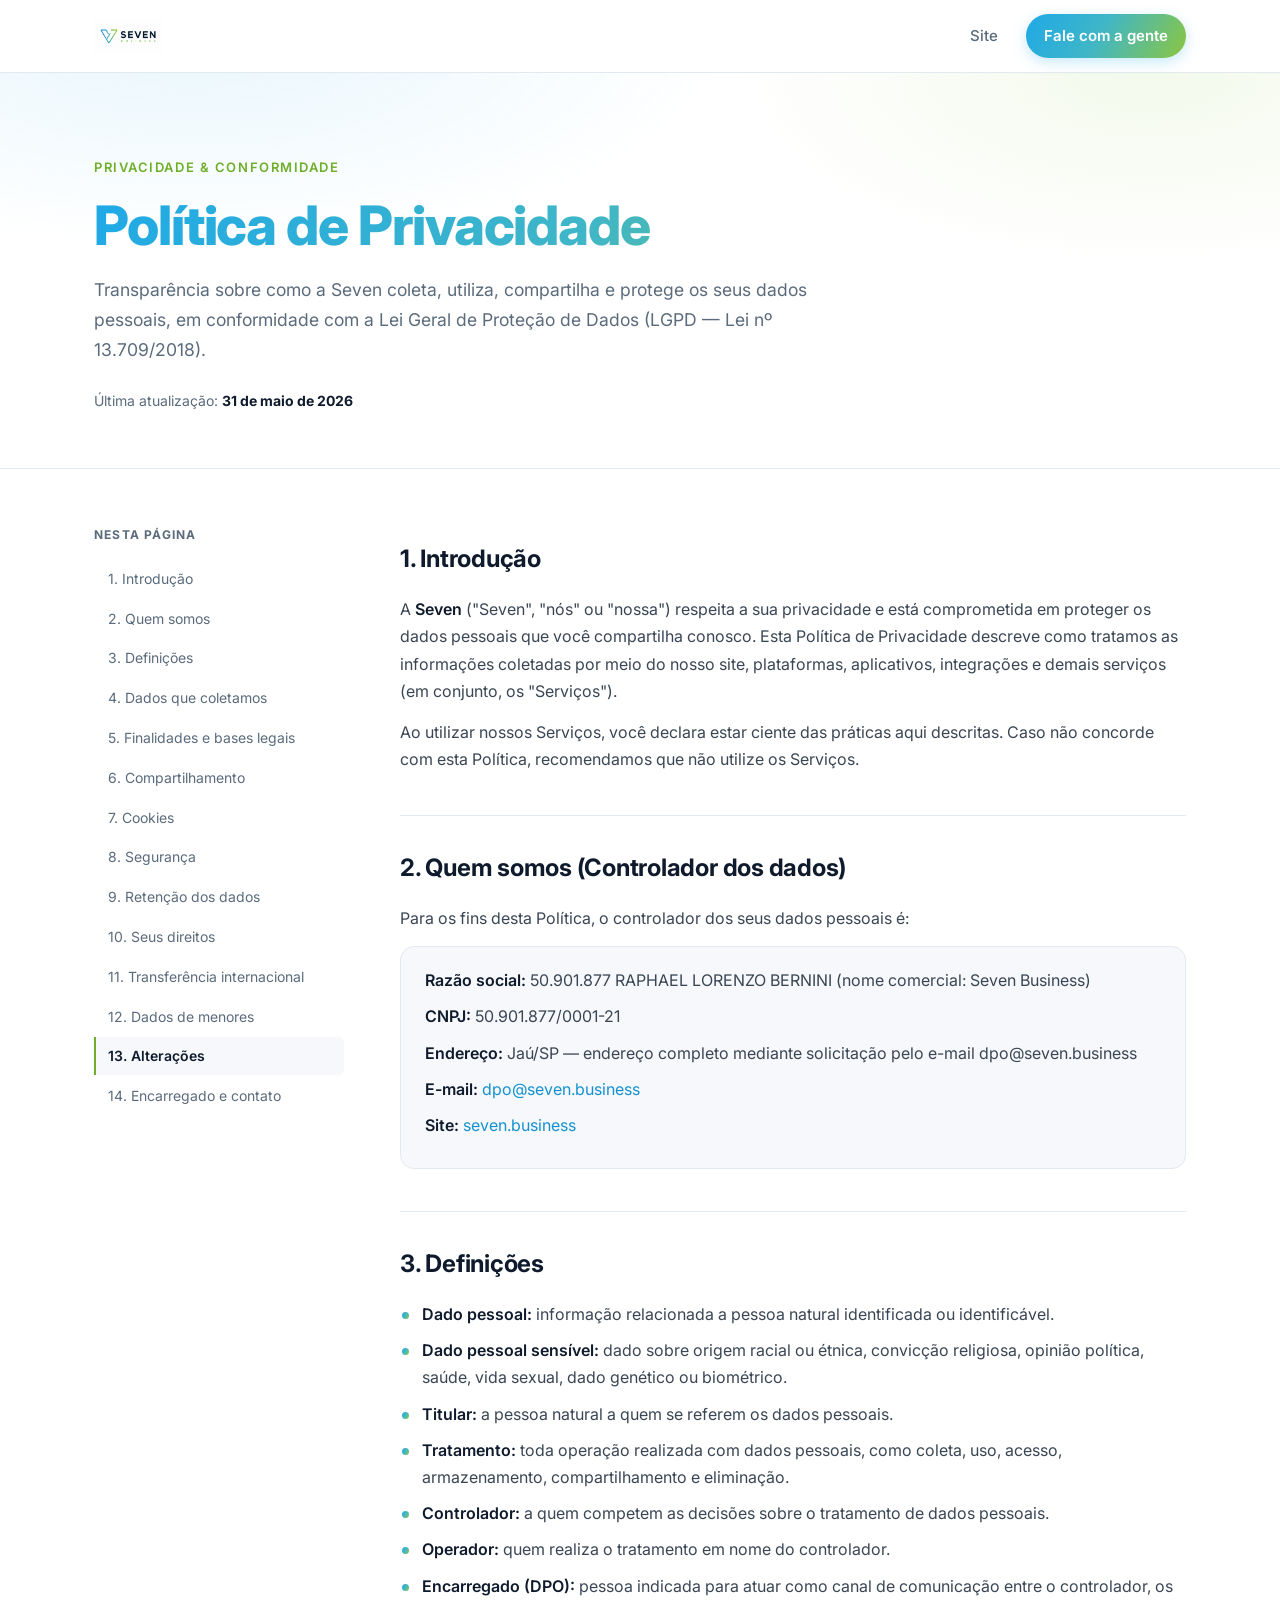
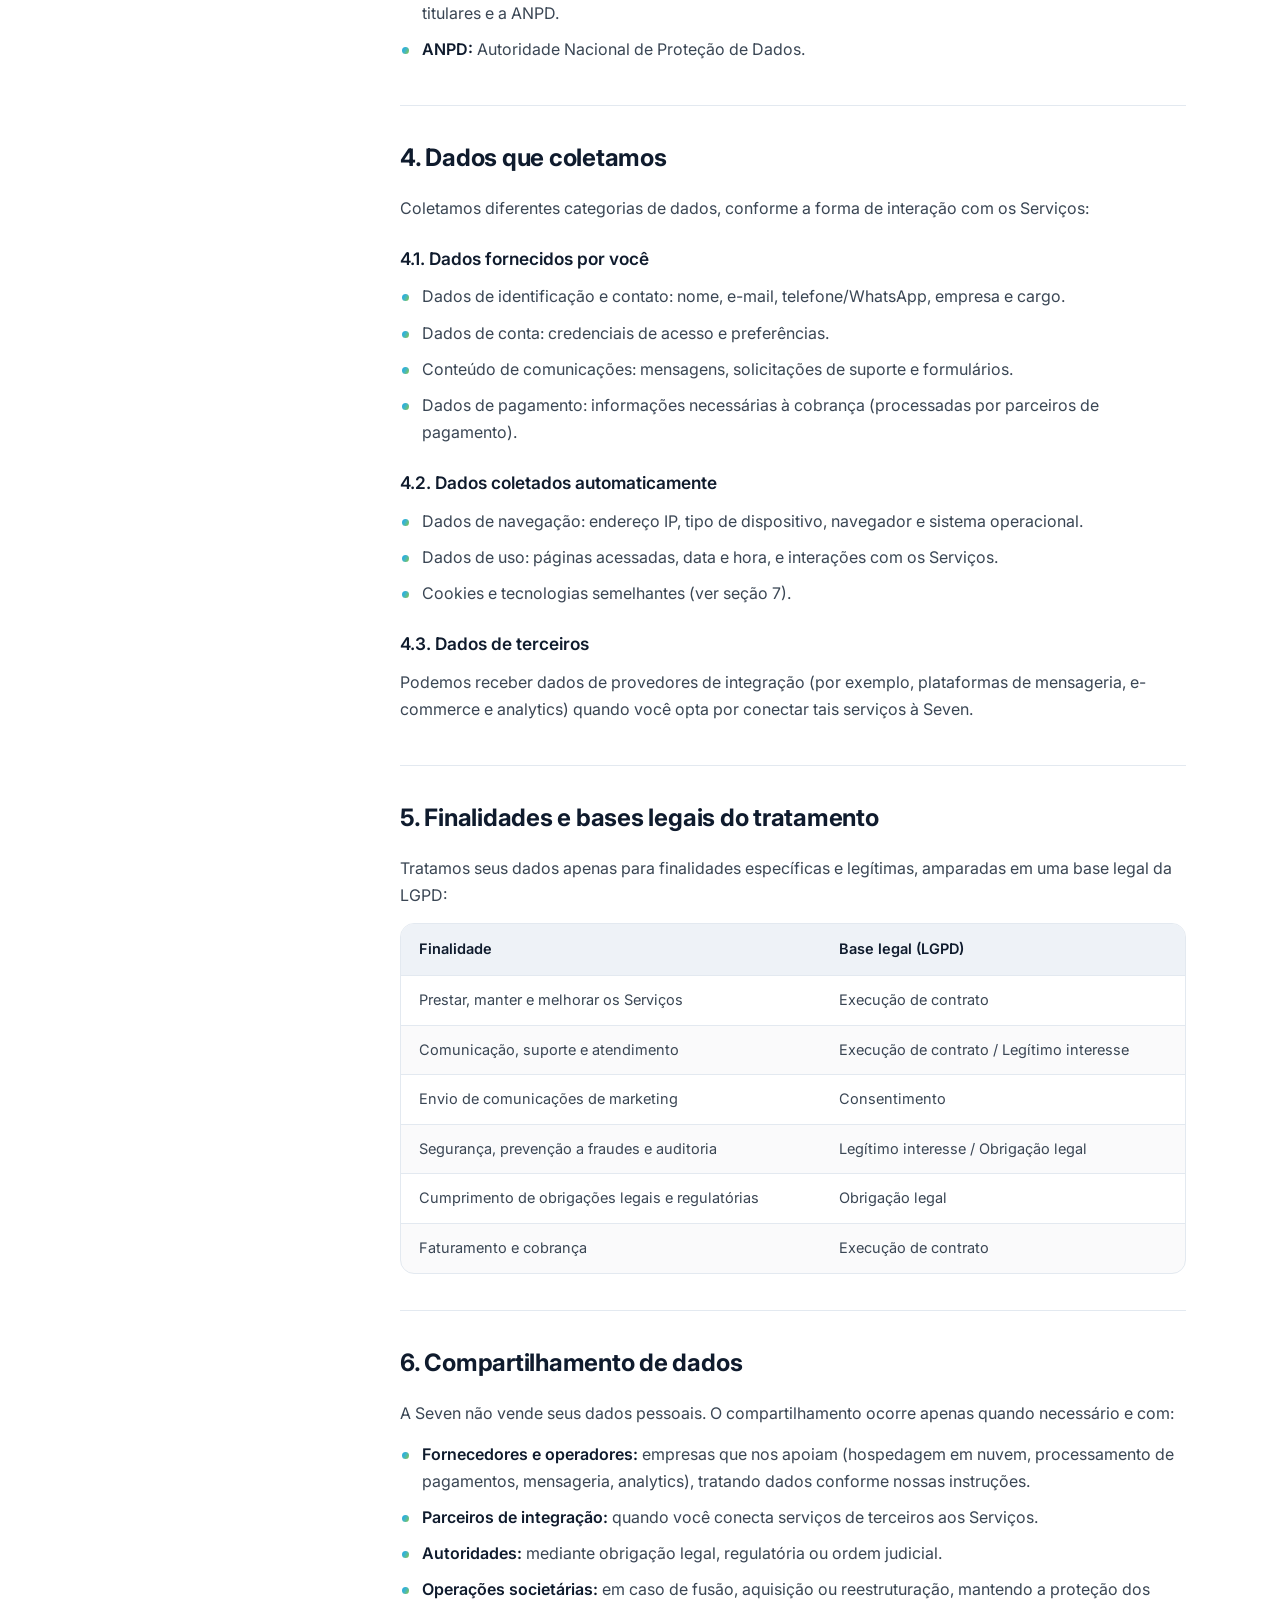
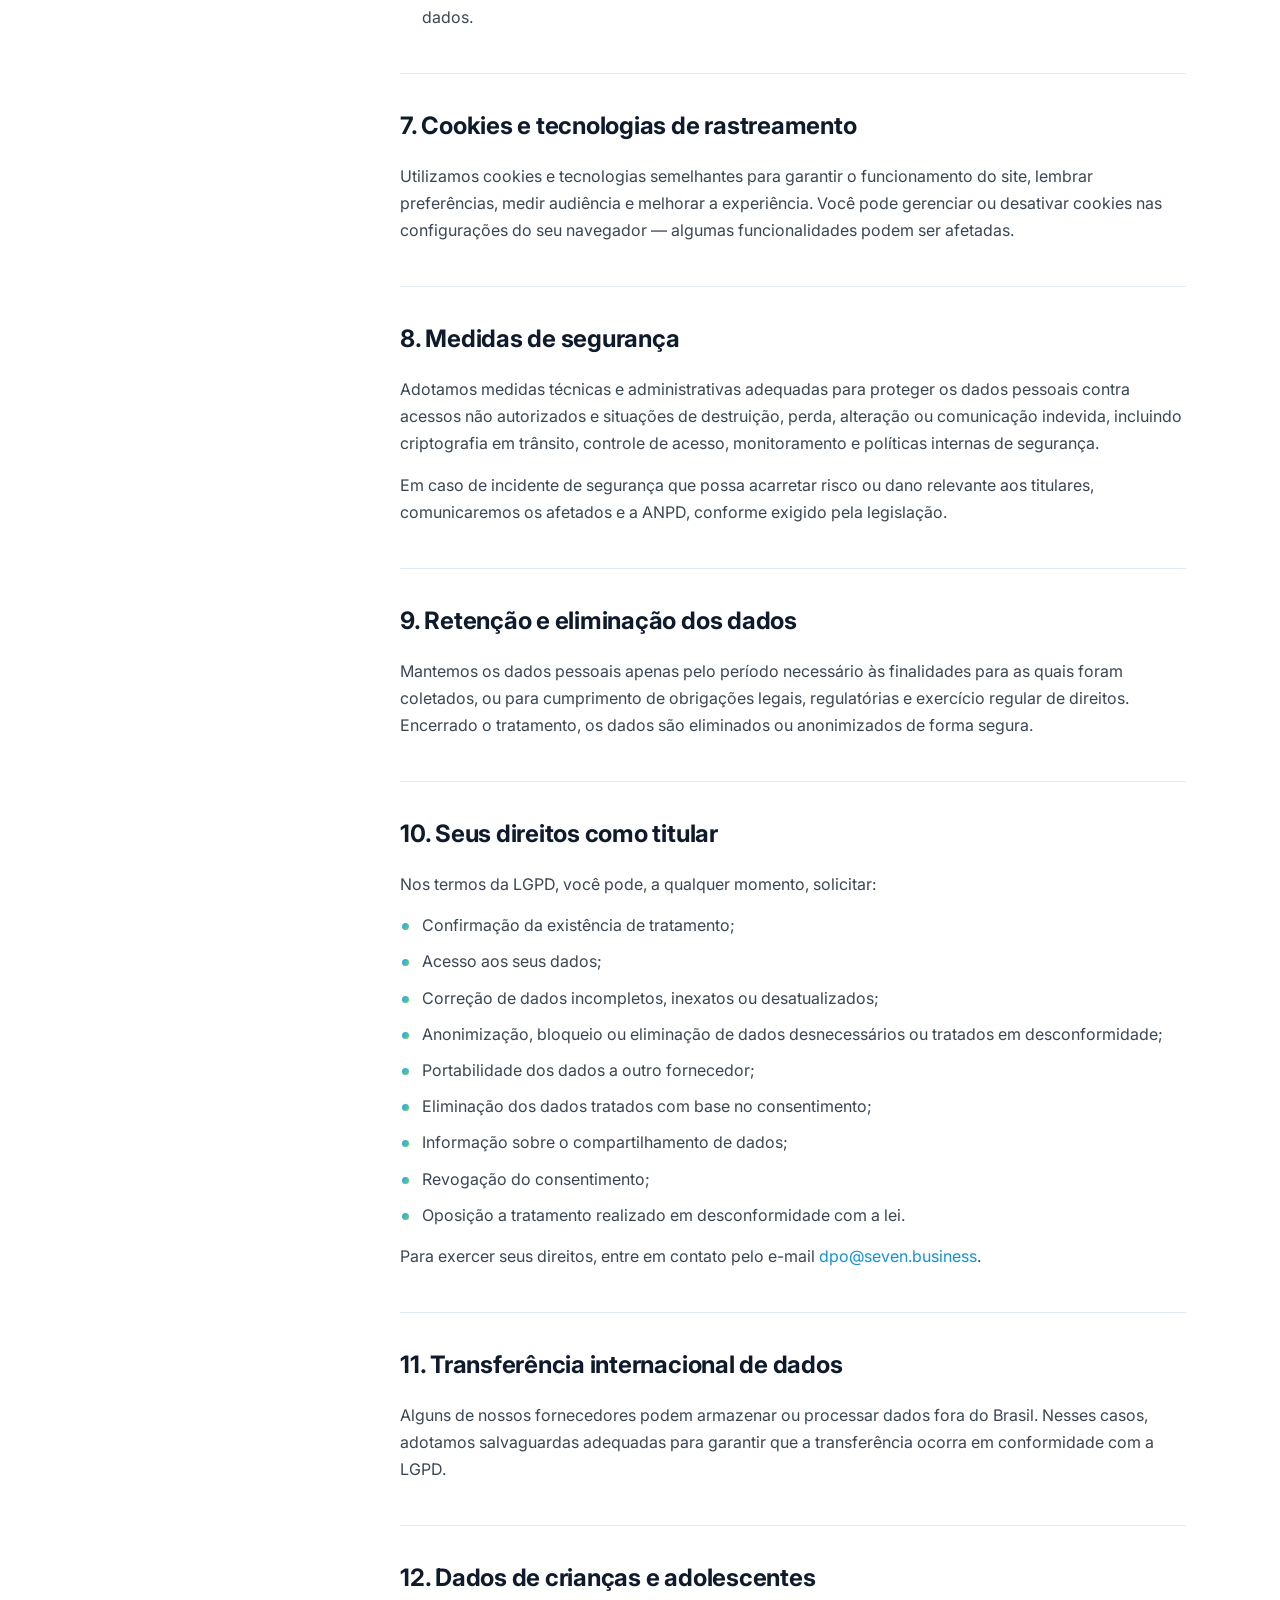
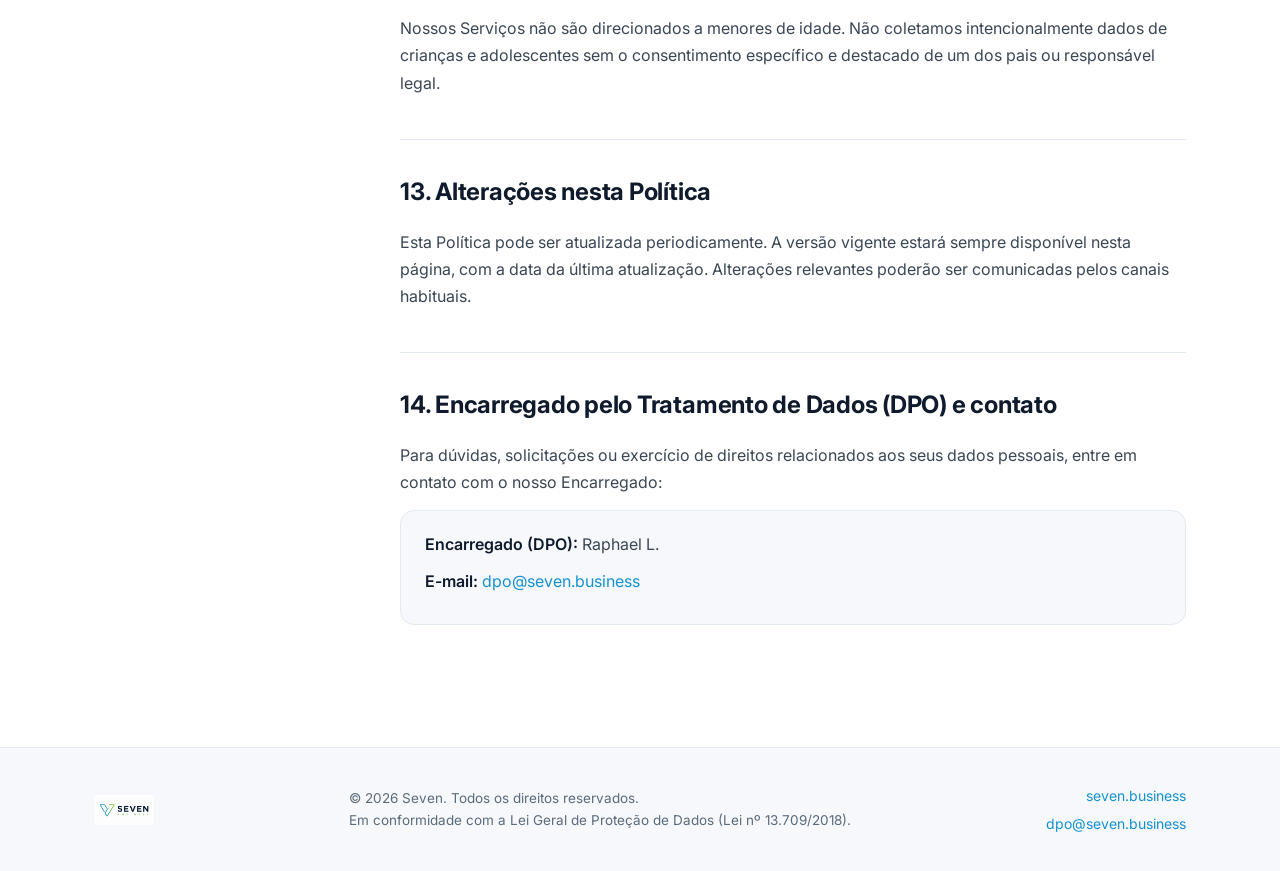
<file: index.html>
<!DOCTYPE html>
<html lang="pt-br">
<head>
  <meta charset="UTF-8" />
  <meta name="viewport" content="width=device-width, initial-scale=1.0" />
  <meta name="theme-color" content="#ffffff" />

  <title>Política de Privacidade — Seven</title>
  <meta name="description" content="Política de Privacidade da Seven. Saiba como tratamos, protegemos e armazenamos seus dados pessoais em conformidade com a LGPD." />

  <link rel="icon" href="logo/favicon.png" sizes="any" />
  <link rel="apple-touch-icon" href="logo/favicon.png" />

  <!-- Open Graph -->
  <meta property="og:type" content="website" />
  <meta property="og:title" content="Política de Privacidade — Seven" />
  <meta property="og:description" content="Saiba como a Seven trata, protege e armazena seus dados pessoais em conformidade com a LGPD." />
  <meta property="og:image" content="logo/seven-white.png" />
  <meta name="twitter:card" content="summary_large_image" />

  <link rel="preconnect" href="https://fonts.googleapis.com" />
  <link rel="preconnect" href="https://fonts.gstatic.com" crossorigin />
  <link href="https://fonts.googleapis.com/css2?family=Inter:wght@400;500;600;700;800&display=swap" rel="stylesheet" />
  <link rel="stylesheet" href="styles.css" />
</head>
<body>
  <header class="site-header">
    <div class="container header-inner">
      <a href="#topo" class="brand" aria-label="Seven">
        <img src="logo/seven-white.png" alt="Seven" class="brand-logo" />
      </a>
      <nav class="header-nav">
        <a href="https://seven.business" target="_blank" rel="noopener">Site</a>
        <a href="mailto:dpo@seven.business" class="btn-contato">Fale com a gente</a>
      </nav>
    </div>
  </header>

  <main id="topo">
    <section class="hero">
      <div class="container">
        <span class="eyebrow">Privacidade &amp; Conformidade</span>
        <h1>Política de Privacidade</h1>
        <p class="hero-sub">
          Transparência sobre como a Seven coleta, utiliza, compartilha e protege os seus
          dados pessoais, em conformidade com a Lei Geral de Proteção de Dados (LGPD — Lei nº 13.709/2018).
        </p>
        <p class="hero-meta">Última atualização: <strong>31 de maio de 2026</strong></p>
      </div>
    </section>

    <div class="container content-grid">
      <!-- Índice -->
      <aside class="toc" aria-label="Índice">
        <p class="toc-title">Nesta página</p>
        <nav>
          <a href="#introducao">1. Introdução</a>
          <a href="#controlador">2. Quem somos</a>
          <a href="#definicoes">3. Definições</a>
          <a href="#dados">4. Dados que coletamos</a>
          <a href="#finalidades">5. Finalidades e bases legais</a>
          <a href="#compartilhamento">6. Compartilhamento</a>
          <a href="#cookies">7. Cookies</a>
          <a href="#seguranca">8. Segurança</a>
          <a href="#retencao">9. Retenção dos dados</a>
          <a href="#direitos">10. Seus direitos</a>
          <a href="#transferencia">11. Transferência internacional</a>
          <a href="#menores">12. Dados de menores</a>
          <a href="#alteracoes">13. Alterações</a>
          <a href="#contato">14. Encarregado e contato</a>
        </nav>
      </aside>

      <!-- Conteúdo -->
      <article class="policy">

        <section id="introducao">
          <h2>1. Introdução</h2>
          <p>
            A <strong>Seven</strong> ("Seven", "nós" ou "nossa") respeita a sua privacidade e está
            comprometida em proteger os dados pessoais que você compartilha conosco. Esta Política de
            Privacidade descreve como tratamos as informações coletadas por meio do nosso site,
            plataformas, aplicativos, integrações e demais serviços (em conjunto, os "Serviços").
          </p>
          <p>
            Ao utilizar nossos Serviços, você declara estar ciente das práticas aqui descritas. Caso
            não concorde com esta Política, recomendamos que não utilize os Serviços.
          </p>
        </section>

        <section id="controlador">
          <h2>2. Quem somos (Controlador dos dados)</h2>
          <p>
            Para os fins desta Política, o controlador dos seus dados pessoais é:
          </p>
          <ul class="info-box">
            <li><strong>Razão social:</strong> 50.901.877 RAPHAEL LORENZO BERNINI (nome comercial: Seven Business)</li>
            <li><strong>CNPJ:</strong> 50.901.877/0001-21</li>
            <li><strong>Endereço:</strong> Jaú/SP — endereço completo mediante solicitação pelo e-mail dpo@seven.business</li>
            <li><strong>E-mail:</strong> <a href="mailto:dpo@seven.business">dpo@seven.business</a></li>
            <li><strong>Site:</strong> <a href="https://seven.business" target="_blank" rel="noopener">seven.business</a></li>
          </ul>
        </section>

        <section id="definicoes">
          <h2>3. Definições</h2>
          <ul>
            <li><strong>Dado pessoal:</strong> informação relacionada a pessoa natural identificada ou identificável.</li>
            <li><strong>Dado pessoal sensível:</strong> dado sobre origem racial ou étnica, convicção religiosa, opinião política, saúde, vida sexual, dado genético ou biométrico.</li>
            <li><strong>Titular:</strong> a pessoa natural a quem se referem os dados pessoais.</li>
            <li><strong>Tratamento:</strong> toda operação realizada com dados pessoais, como coleta, uso, acesso, armazenamento, compartilhamento e eliminação.</li>
            <li><strong>Controlador:</strong> a quem competem as decisões sobre o tratamento de dados pessoais.</li>
            <li><strong>Operador:</strong> quem realiza o tratamento em nome do controlador.</li>
            <li><strong>Encarregado (DPO):</strong> pessoa indicada para atuar como canal de comunicação entre o controlador, os titulares e a ANPD.</li>
            <li><strong>ANPD:</strong> Autoridade Nacional de Proteção de Dados.</li>
          </ul>
        </section>

        <section id="dados">
          <h2>4. Dados que coletamos</h2>
          <p>Coletamos diferentes categorias de dados, conforme a forma de interação com os Serviços:</p>

          <h3>4.1. Dados fornecidos por você</h3>
          <ul>
            <li>Dados de identificação e contato: nome, e-mail, telefone/WhatsApp, empresa e cargo.</li>
            <li>Dados de conta: credenciais de acesso e preferências.</li>
            <li>Conteúdo de comunicações: mensagens, solicitações de suporte e formulários.</li>
            <li>Dados de pagamento: informações necessárias à cobrança (processadas por parceiros de pagamento).</li>
          </ul>

          <h3>4.2. Dados coletados automaticamente</h3>
          <ul>
            <li>Dados de navegação: endereço IP, tipo de dispositivo, navegador e sistema operacional.</li>
            <li>Dados de uso: páginas acessadas, data e hora, e interações com os Serviços.</li>
            <li>Cookies e tecnologias semelhantes (ver seção 7).</li>
          </ul>

          <h3>4.3. Dados de terceiros</h3>
          <p>
            Podemos receber dados de provedores de integração (por exemplo, plataformas de mensageria,
            e-commerce e analytics) quando você opta por conectar tais serviços à Seven.
          </p>
        </section>

        <section id="finalidades">
          <h2>5. Finalidades e bases legais do tratamento</h2>
          <p>Tratamos seus dados apenas para finalidades específicas e legítimas, amparadas em uma base legal da LGPD:</p>
          <div class="table-wrap">
            <table>
              <thead>
                <tr><th>Finalidade</th><th>Base legal (LGPD)</th></tr>
              </thead>
              <tbody>
                <tr><td>Prestar, manter e melhorar os Serviços</td><td>Execução de contrato</td></tr>
                <tr><td>Comunicação, suporte e atendimento</td><td>Execução de contrato / Legítimo interesse</td></tr>
                <tr><td>Envio de comunicações de marketing</td><td>Consentimento</td></tr>
                <tr><td>Segurança, prevenção a fraudes e auditoria</td><td>Legítimo interesse / Obrigação legal</td></tr>
                <tr><td>Cumprimento de obrigações legais e regulatórias</td><td>Obrigação legal</td></tr>
                <tr><td>Faturamento e cobrança</td><td>Execução de contrato</td></tr>
              </tbody>
            </table>
          </div>
        </section>

        <section id="compartilhamento">
          <h2>6. Compartilhamento de dados</h2>
          <p>A Seven não vende seus dados pessoais. O compartilhamento ocorre apenas quando necessário e com:</p>
          <ul>
            <li><strong>Fornecedores e operadores:</strong> empresas que nos apoiam (hospedagem em nuvem, processamento de pagamentos, mensageria, analytics), tratando dados conforme nossas instruções.</li>
            <li><strong>Parceiros de integração:</strong> quando você conecta serviços de terceiros aos Serviços.</li>
            <li><strong>Autoridades:</strong> mediante obrigação legal, regulatória ou ordem judicial.</li>
            <li><strong>Operações societárias:</strong> em caso de fusão, aquisição ou reestruturação, mantendo a proteção dos dados.</li>
          </ul>
        </section>

        <section id="cookies">
          <h2>7. Cookies e tecnologias de rastreamento</h2>
          <p>
            Utilizamos cookies e tecnologias semelhantes para garantir o funcionamento do site, lembrar
            preferências, medir audiência e melhorar a experiência. Você pode gerenciar ou desativar
            cookies nas configurações do seu navegador — algumas funcionalidades podem ser afetadas.
          </p>
        </section>

        <section id="seguranca">
          <h2>8. Medidas de segurança</h2>
          <p>
            Adotamos medidas técnicas e administrativas adequadas para proteger os dados pessoais contra
            acessos não autorizados e situações de destruição, perda, alteração ou comunicação indevida,
            incluindo criptografia em trânsito, controle de acesso, monitoramento e políticas internas de segurança.
          </p>
          <p>
            Em caso de incidente de segurança que possa acarretar risco ou dano relevante aos titulares,
            comunicaremos os afetados e a ANPD, conforme exigido pela legislação.
          </p>
        </section>

        <section id="retencao">
          <h2>9. Retenção e eliminação dos dados</h2>
          <p>
            Mantemos os dados pessoais apenas pelo período necessário às finalidades para as quais foram
            coletados, ou para cumprimento de obrigações legais, regulatórias e exercício regular de direitos.
            Encerrado o tratamento, os dados são eliminados ou anonimizados de forma segura.
          </p>
        </section>

        <section id="direitos">
          <h2>10. Seus direitos como titular</h2>
          <p>Nos termos da LGPD, você pode, a qualquer momento, solicitar:</p>
          <ul>
            <li>Confirmação da existência de tratamento;</li>
            <li>Acesso aos seus dados;</li>
            <li>Correção de dados incompletos, inexatos ou desatualizados;</li>
            <li>Anonimização, bloqueio ou eliminação de dados desnecessários ou tratados em desconformidade;</li>
            <li>Portabilidade dos dados a outro fornecedor;</li>
            <li>Eliminação dos dados tratados com base no consentimento;</li>
            <li>Informação sobre o compartilhamento de dados;</li>
            <li>Revogação do consentimento;</li>
            <li>Oposição a tratamento realizado em desconformidade com a lei.</li>
          </ul>
          <p>
            Para exercer seus direitos, entre em contato pelo e-mail
            <a href="mailto:dpo@seven.business">dpo@seven.business</a>.
          </p>
        </section>

        <section id="transferencia">
          <h2>11. Transferência internacional de dados</h2>
          <p>
            Alguns de nossos fornecedores podem armazenar ou processar dados fora do Brasil. Nesses casos,
            adotamos salvaguardas adequadas para garantir que a transferência ocorra em conformidade com a LGPD.
          </p>
        </section>

        <section id="menores">
          <h2>12. Dados de crianças e adolescentes</h2>
          <p>
            Nossos Serviços não são direcionados a menores de idade. Não coletamos intencionalmente dados de
            crianças e adolescentes sem o consentimento específico e destacado de um dos pais ou responsável legal.
          </p>
        </section>

        <section id="alteracoes">
          <h2>13. Alterações nesta Política</h2>
          <p>
            Esta Política pode ser atualizada periodicamente. A versão vigente estará sempre disponível nesta
            página, com a data da última atualização. Alterações relevantes poderão ser comunicadas pelos
            canais habituais.
          </p>
        </section>

        <section id="contato">
          <h2>14. Encarregado pelo Tratamento de Dados (DPO) e contato</h2>
          <p>
            Para dúvidas, solicitações ou exercício de direitos relacionados aos seus dados pessoais,
            entre em contato com o nosso Encarregado:
          </p>
          <ul class="info-box">
            <li><strong>Encarregado (DPO):</strong> Raphael L.</li>
            <li><strong>E-mail:</strong> <a href="mailto:dpo@seven.business">dpo@seven.business</a></li>
          </ul>
        </section>

      </article>
    </div>
  </main>

  <footer class="site-footer">
    <div class="container footer-inner">
      <img src="logo/seven-white.png" alt="Seven" class="footer-logo" />
      <p class="footer-text">
        © <span id="ano">2026</span> Seven. Todos os direitos reservados.<br />
        Em conformidade com a Lei Geral de Proteção de Dados (Lei nº 13.709/2018).
      </p>
      <div class="footer-links">
        <a href="https://seven.business" target="_blank" rel="noopener">seven.business</a>
        <a href="mailto:dpo@seven.business">dpo@seven.business</a>
      </div>
    </div>
  </footer>

  <script>
    document.getElementById('ano').textContent = new Date().getFullYear();
    // Destaque do item ativo no índice
    const links = document.querySelectorAll('.toc a');
    const sections = [...links].map(a => document.querySelector(a.getAttribute('href')));
    const obs = new IntersectionObserver((entries) => {
      entries.forEach(e => {
        if (e.isIntersecting) {
          const id = e.target.id;
          links.forEach(l => l.classList.toggle('active', l.getAttribute('href') === '#' + id));
        }
      });
    }, { rootMargin: '-20% 0px -75% 0px' });
    sections.forEach(s => s && obs.observe(s));
  </script>
<!-- build-prova: seven-sites 2026-10-14 -->
</body>
</html>
</file>
<file: styles.css>
:root {
  --bg: #ffffff;
  --surface: #f6f8fb;
  --surface-2: #eef2f7;
  --border: #e3e9f0;
  --text: #0f1b2d;
  --muted: #5b6b7c;
  --brand-blue: #1391d1;
  --brand-green: #6fae28;
  --gradient: linear-gradient(120deg, #1fa9e6 0%, #3fb6c8 45%, #8cc63f 100%);
  --radius: 14px;
  --maxw: 1140px;
}

* { box-sizing: border-box; margin: 0; padding: 0; }

html { scroll-behavior: smooth; scroll-padding-top: 90px; }

body {
  font-family: 'Inter', -apple-system, BlinkMacSystemFont, 'Segoe UI', sans-serif;
  background: var(--bg);
  color: var(--text);
  line-height: 1.7;
  -webkit-font-smoothing: antialiased;
  font-size: 16px;
}

a { color: var(--brand-blue); text-decoration: none; transition: color .2s; }
a:hover { color: var(--brand-green); }

.container { width: 100%; max-width: var(--maxw); margin: 0 auto; padding: 0 24px; }

/* Header */
.site-header {
  position: sticky; top: 0; z-index: 50;
  background: rgba(255, 255, 255, .88);
  backdrop-filter: blur(12px);
  border-bottom: 1px solid var(--border);
}
.header-inner {
  display: flex; align-items: center; justify-content: space-between;
  height: 72px;
}
.brand-logo { height: 34px; width: auto; display: block; }
.header-nav { display: flex; align-items: center; gap: 28px; }
.header-nav a { color: var(--muted); font-weight: 500; font-size: 15px; }
.header-nav a:hover { color: var(--text); }
.btn-contato {
  background: var(--gradient); color: #fff !important;
  padding: 9px 18px; border-radius: 999px; font-weight: 600 !important;
  box-shadow: 0 4px 14px rgba(31,169,230,.25);
}
.btn-contato:hover { opacity: .92; }

/* Hero */
.hero {
  position: relative;
  padding: 80px 0 56px;
  border-bottom: 1px solid var(--border);
  overflow: hidden;
}
.hero::before {
  content: ''; position: absolute; inset: 0;
  background: radial-gradient(900px 360px at 15% -10%, rgba(31,169,230,.10), transparent 60%),
              radial-gradient(700px 320px at 90% 0%, rgba(140,198,63,.10), transparent 60%);
  pointer-events: none;
}
.hero .container { position: relative; }
.eyebrow {
  display: inline-block;
  font-size: 13px; font-weight: 600; letter-spacing: .12em; text-transform: uppercase;
  color: var(--brand-green); margin-bottom: 18px;
}
.hero h1 {
  font-size: clamp(2.2rem, 5vw, 3.4rem);
  font-weight: 800; line-height: 1.08; letter-spacing: -.02em;
  background: var(--gradient); -webkit-background-clip: text; background-clip: text;
  -webkit-text-fill-color: transparent; color: var(--brand-blue);
}
.hero-sub { color: var(--muted); font-size: 1.1rem; max-width: 720px; margin-top: 20px; }
.hero-meta { margin-top: 24px; font-size: 14px; color: var(--muted); }
.hero-meta strong { color: var(--text); }

/* Layout conteúdo */
.content-grid {
  display: grid; grid-template-columns: 250px 1fr;
  gap: 56px; padding-top: 56px; padding-bottom: 80px; align-items: start;
}

/* Índice */
.toc { position: sticky; top: 96px; }
.toc-title {
  font-size: 12px; font-weight: 700; letter-spacing: .1em; text-transform: uppercase;
  color: var(--muted); margin-bottom: 14px;
}
.toc nav { display: flex; flex-direction: column; gap: 2px; }
.toc nav a {
  color: var(--muted); font-size: 14px; padding: 7px 12px;
  border-left: 2px solid transparent; border-radius: 0 6px 6px 0; transition: all .18s;
}
.toc nav a:hover { color: var(--text); background: var(--surface); }
.toc nav a.active {
  color: var(--text); border-left-color: var(--brand-green);
  background: var(--surface); font-weight: 600;
}

/* Política */
.policy section { padding: 14px 0 28px; scroll-margin-top: 90px; }
.policy section + section { border-top: 1px solid var(--border); padding-top: 32px; }
.policy h2 {
  font-size: 1.5rem; font-weight: 700; letter-spacing: -.01em;
  margin-bottom: 16px; color: var(--text);
}
.policy h3 {
  font-size: 1.08rem; font-weight: 600; margin: 22px 0 10px; color: var(--text);
}
.policy p { color: #3a4654; margin-bottom: 14px; }
.policy ul { list-style: none; margin: 8px 0 14px; }
.policy ul li {
  position: relative; padding-left: 22px; margin-bottom: 9px; color: #3a4654;
}
.policy ul li::before {
  content: ''; position: absolute; left: 2px; top: 11px;
  width: 7px; height: 7px; border-radius: 50%;
  background: var(--gradient);
}
.policy strong { color: var(--text); font-weight: 600; }

.info-box {
  background: var(--surface); border: 1px solid var(--border);
  border-radius: var(--radius); padding: 20px 24px !important; margin: 4px 0 8px;
}
.info-box li { padding-left: 0 !important; margin-bottom: 8px; }
.info-box li::before { display: none; }

.todo {
  color: #4f7d12; background: rgba(140,198,63,.16);
  padding: 1px 7px; border-radius: 5px; font-size: 13px; font-weight: 500;
}

/* Tabela */
.table-wrap { overflow-x: auto; border-radius: var(--radius); border: 1px solid var(--border); margin: 8px 0; }
table { width: 100%; border-collapse: collapse; font-size: 14.5px; min-width: 460px; }
thead th {
  background: var(--surface-2); text-align: left; padding: 13px 18px;
  font-weight: 600; color: var(--text); border-bottom: 1px solid var(--border);
}
tbody td { padding: 12px 18px; color: #3a4654; border-bottom: 1px solid var(--border); }
tbody tr:last-child td { border-bottom: none; }
tbody tr:nth-child(even) { background: rgba(15,27,45,.018); }

/* Footer */
.site-footer { border-top: 1px solid var(--border); background: var(--surface); }
.footer-inner {
  display: flex; flex-wrap: wrap; align-items: center; justify-content: space-between;
  gap: 20px; padding: 36px 24px;
}
.footer-logo { height: 30px; width: auto; }
.footer-text { color: var(--muted); font-size: 13.5px; line-height: 1.6; }
.footer-links { display: flex; flex-direction: column; gap: 4px; text-align: right; font-size: 14px; }

/* Responsivo */
@media (max-width: 880px) {
  .content-grid { grid-template-columns: 1fr; gap: 0; }
  .toc { display: none; }
  .hero { padding: 56px 0 40px; }
  .footer-inner { justify-content: center; text-align: center; }
  .footer-links { text-align: center; }
}
@media (max-width: 520px) {
  .header-nav a:not(.btn-contato) { display: none; }
}
</file>
